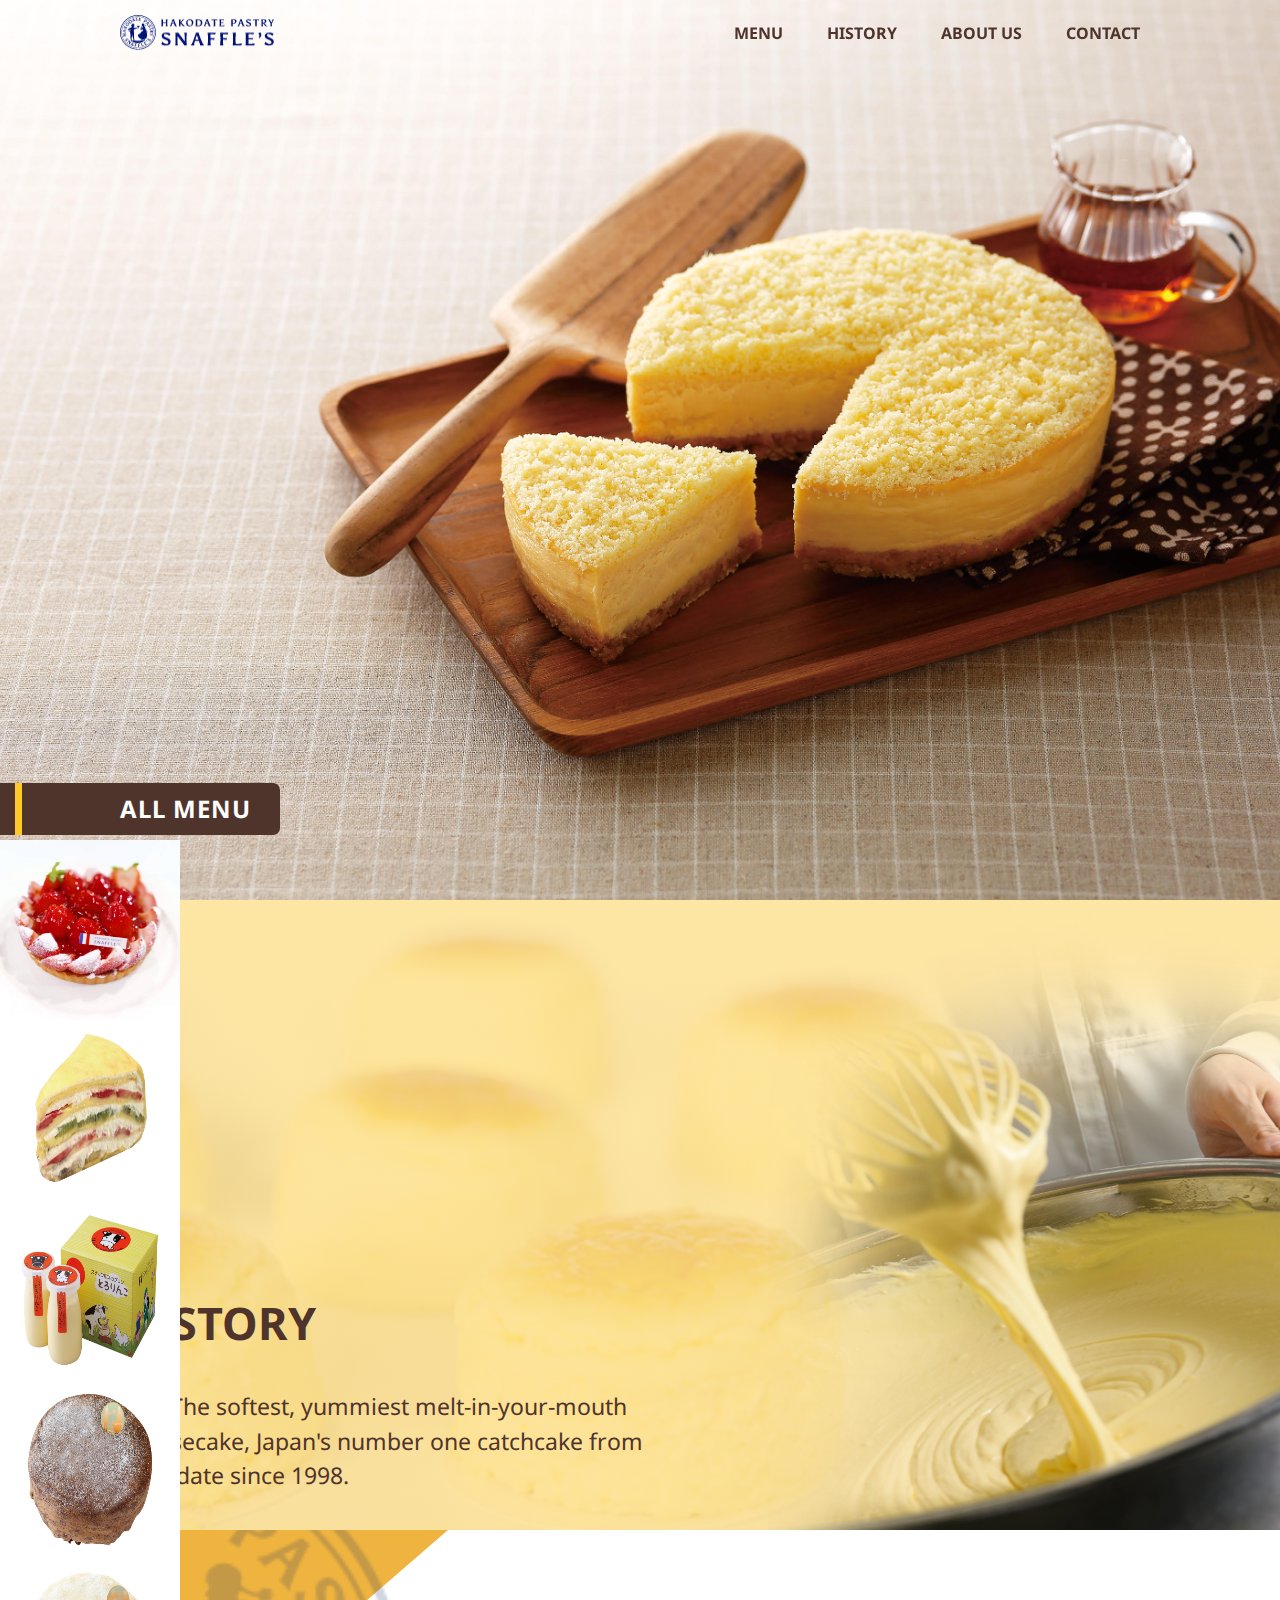
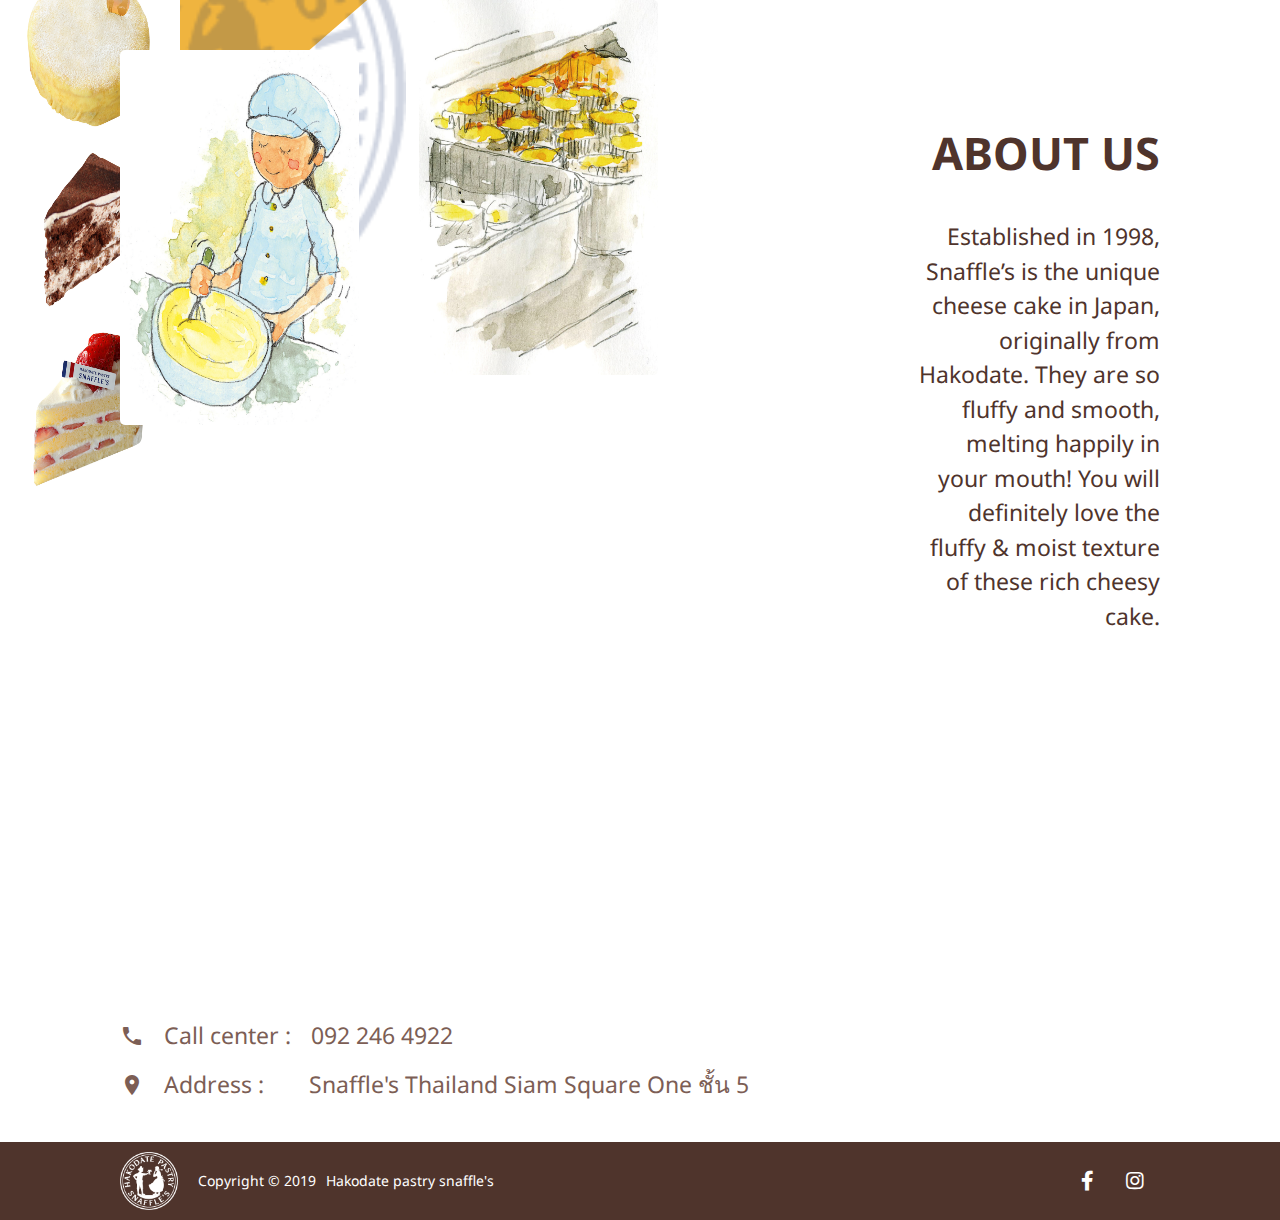
<file: index.html>
<!DOCTYPE html>
<html lang="en">
<head>
  <meta charset="UTF-8">
  <meta name="viewport" content="width=device-width, initial-scale=1.0">
  <meta http-equiv="X-UA-Compatible" content="ie=edge">
  <title>Sanffles</title>
  <link rel="stylesheet" href="assets/css/reset.css">
  <link rel="stylesheet" href="assets/css/main.css">
  <link rel="stylesheet" href="assets/css/responsive.css">
  <link rel="stylesheet" href="vendors/css/slick.css">
  <link rel="stylesheet" href="vendors/css/slick-theme.css">
  <link href="https://fonts.googleapis.com/icon?family=Material+Icons"rel="stylesheet">
  <link rel="stylesheet" href="https://cdnjs.cloudflare.com/ajax/libs/font-awesome/5.9.0/css/all.css">
</head>

<body>
  <header class="main-header">
    <nav id="navbar" class="main-nav">
      <div class="main-nav__logo">
        <a href="index.html">
          <img src="assets/images/logo/snaffle-logo.png" class="main-nav__logo-brand" alt="">
        </a>
      </div>

      <div id="hamburger" class="main-nav__hamburger" onclick="hamburger()">
        <span></span>
        <span></span>
        <span></span>
        <span></span>
        <span></span>
        <span></span>
      </div>

      <div class="main-nav__menu">
        <a href="">MENU</a>
        <a href="">HISTORY</a>
        <a href="">ABOUT US</a>
        <a href="">CONTACT</a>
      </div>
    </nav>

    <div class="main-cover">
      <div class="main-cover__all-menu">
        <p>ALL MENU </p>
      </div>
      <div class="main-cover__block"></div>
    </div>

    <div class="menu-over-view">
      <div class="menu-items">
        <div class="menu-items__item"><img src="assets/images/menu/menu_1.jpg" alt=""></div>
        <div class="menu-items__item"><img src="assets/images/menu/menu_2.jpg" alt=""></div>
        <div class="menu-items__item"><img src="assets/images/menu/menu_3.jpg" alt=""></div>
        <div class="menu-items__item"><img src="assets/images/menu/menu_4.jpg" alt=""></div>
        <div class="menu-items__item"><img src="assets/images/menu/menu_5.jpg" alt=""></div>
        <div class="menu-items__item"><img src="assets/images/menu/menu_6.jpg" alt=""></div>
        <div class="menu-items__item"><img src="assets/images/menu/menu_7.jpg" alt=""></div>
      </div>
    </div>
    
  </header>

  <section class="history">
    <div class="history-title">
      <h1>history</h1>
      <p>The softest, yummiest melt-in-your-mouth cheesecake, Japan's number one catchcake from Hakodate since 1998.</p>
    </div>
    <div class="history-img">
      <img src="assets/images/bg/AYY_06093.png" alt="">
    </div>
  </section>

  <section class="about ">
    <div class="about-bg">
      <span class="about-bg__color"></span>
      <span class="about-bg__logo"></span>
      <div class="about-img">
        <img src="assets/images/27.jpg" class="about-bg__img1" alt="">
        <img src="assets/images/29.jpg" class="about-bg__img2" alt="">
      </div>
    </div>
    <div class="about-title">
      <h1>about us</h1>
      <p>
        Established in 1998, Snaffle’s is the unique cheese cake in Japan, originally from Hakodate. They are so fluffy and smooth, 
        melting happily in your mouth! You will definitely love the fluffy & moist texture of these rich cheesy cake. 
      </p>
    </div>
  </section>
  
  <section class="contact">
    <div class="contact-map">
      <iframe src="https://www.google.com/maps/embed?pb=!1m18!1m12!1m3!1d3875.529288733854!2d100.53236991477912!3d13.746924190350592!2m3!1f0!2f0!3f0!3m2!1i1024!2i768!4f13.1!3m3!1m2!1s0x30e29ecde5f13af5%3A0x9557791854bebe1c!2sSnaffle&#39;s+Thailand+-+Paragon!5e0!3m2!1sth!2sth!4v1565691194126!5m2!1sth!2sth" width="600" height="450" frameborder="0" style="border:0" allowfullscreen></iframe>
    </div>
    <div class="contact-title">
      <div class="contact-title__phone">
        <i class="material-icons">local_phone</i>
        <div class="contact-title__phone__number">
          <p>Call center :</p>
          <p>092 246 4922</p>
        </div>
      </div>
      <div class="contact-title__location">
        <i class="material-icons">place</i>
        <div class="contact-title__location__add">
          <p>Address :</p>
          <p>Snaffle's Thailand Siam Square One ชั้น 5</p> 
        </div>
      </div>
    </div>
  </section>
  
  <footer class="footer">
    <div class="footer-logo">
      <img src="assets/images/logo/Logo-2.png" alt="">
      <div class="footer-logo__title">
        <p>Hakodate pastry snaffle's</p>
        <p>Copyright 	&copy; 2019</p>
      </div>
    </div>
    <div class="footer-social">
      <a href="http://"><i class="fab fa-facebook-f"></i></a> 
      <a href="http://"><i class="fab fa-instagram"></i></a>
    </div>
  </footer>
  
  <script
  src="https://code.jquery.com/jquery-3.4.1.js"
  integrity="sha256-WpOohJOqMqqyKL9FccASB9O0KwACQJpFTUBLTYOVvVU="
  crossorigin="anonymous"></script>
  <script src="vendors/js/slick.js"></script>
  <script src="assets/js/main.js"></script>
  <script>
    $('.menu-items').slick({
      centerMode: true,
      centerPadding: '120px',
      slidesToShow: 5,
      responsive: [
        {
          breakpoint: 992,
          settings: {
            arrows: false,
            centerMode: true,
            centerPadding: '5px',
            slidesToShow: 5
          }
        },
        {
          breakpoint: 768,
          settings: {
            arrows: false,
            centerMode: true,
            centerPadding: '40px',
            slidesToShow: 3
          }
        },
        {
          breakpoint: 480,
          settings: {
            arrows: false,
            centerMode: true,
            centerPadding: '80px',
            slidesToShow: 1
          }
        }
      ]
    });
  </script>
</body>
</html>
</file>
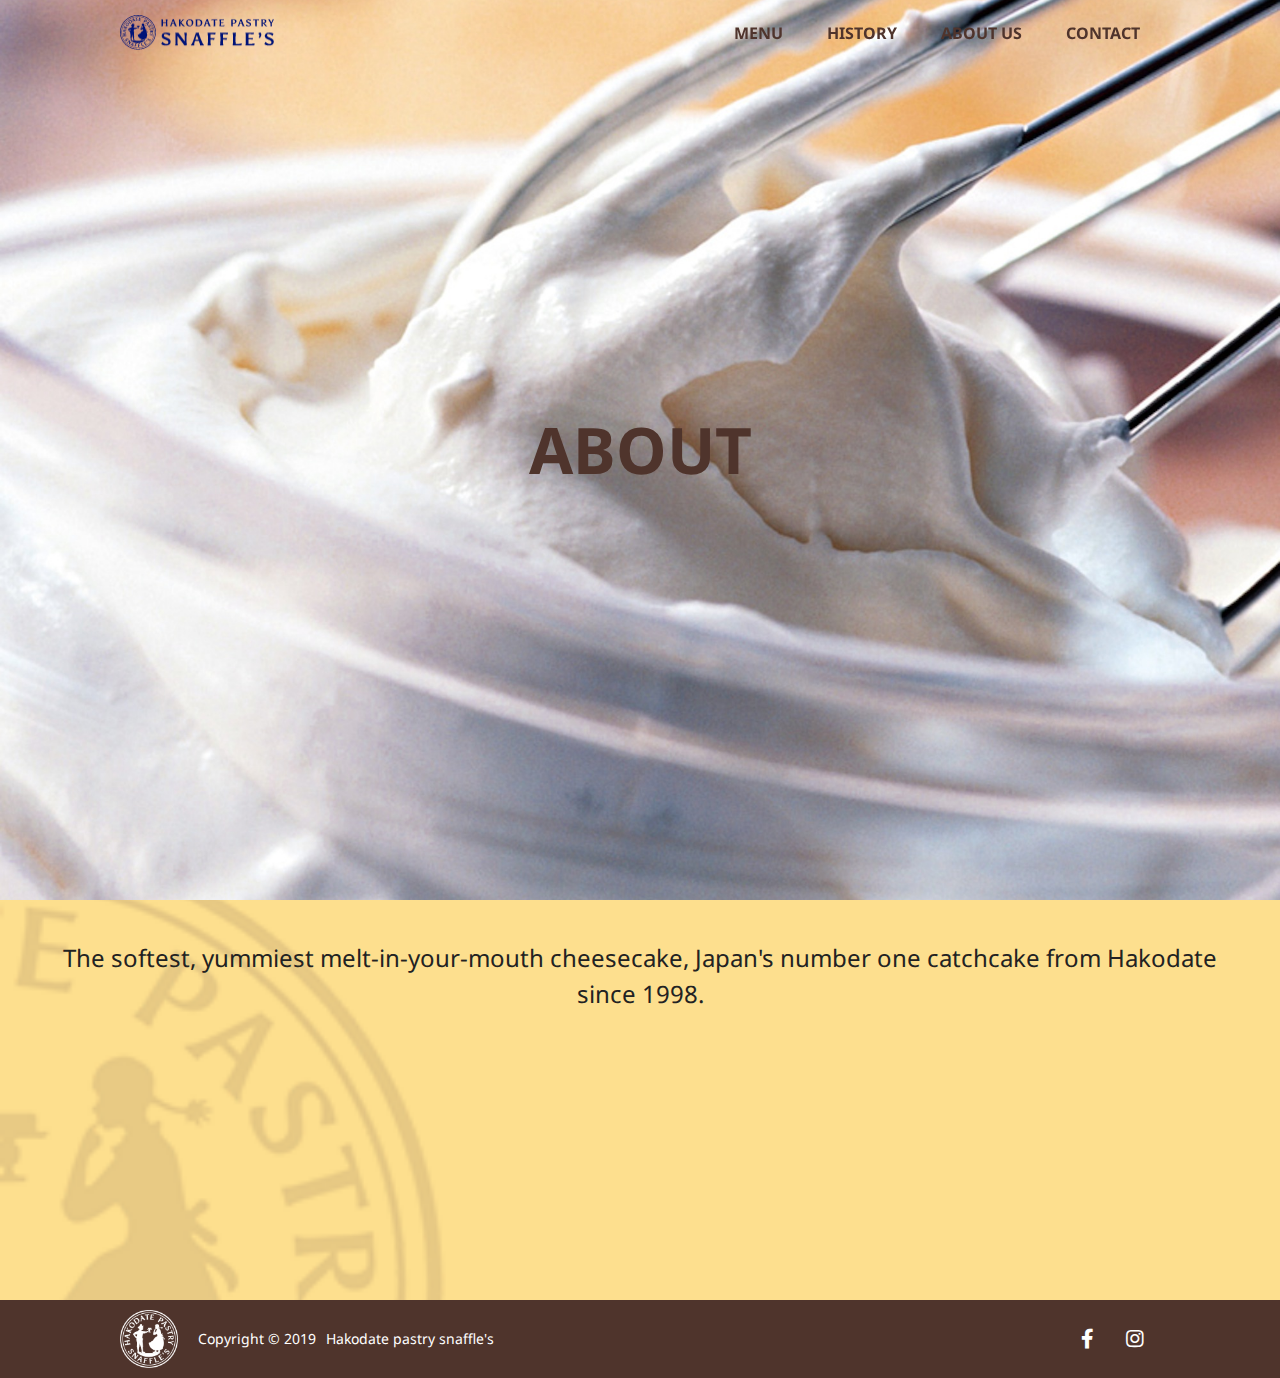
<file: about.html>
<!DOCTYPE html>
<html lang="en">
<head>
  <meta charset="UTF-8">
  <meta name="viewport" content="width=device-width, initial-scale=1.0">
  <meta http-equiv="X-UA-Compatible" content="ie=edge">
  <title>Sanffles</title>
  <link rel="stylesheet" href="assets/css/reset.css">
  <link rel="stylesheet" href="assets/css/main.css">
  <link rel="stylesheet" href="assets/css/responsive.css">
  <link rel="stylesheet" href="vendors/css/slick.css">
  <link rel="stylesheet" href="vendors/css/slick-theme.css">
  <link href="https://fonts.googleapis.com/icon?family=Material+Icons"rel="stylesheet">
  <link rel="stylesheet" href="https://cdnjs.cloudflare.com/ajax/libs/font-awesome/5.9.0/css/all.css">
</head>

<body>
  <header class="main-header">
    <nav id="navbar" class="main-nav">
      <div class="main-nav__logo">
        <a href="index.html">
          <img src="assets/images/logo/snaffle-logo.png" class="main-nav__logo-brand" alt="">
        </a>
      </div>

      <div id="hamburger" class="main-nav__hamburger" onclick="hamburger()">
        <span></span>
        <span></span>
        <span></span>
        <span></span>
        <span></span>
        <span></span>
      </div>

      <div class="main-nav__menu">
        <a href="">MENU</a>
        <a href="">HISTORY</a>
        <a href="">ABOUT US</a>
        <a href="">CONTACT</a>
      </div>
    </nav>

    <div class="about-cover">
      <h1>ABOUT</h1>
    </div>

  </header>

  <section class="main-about">
    <div class="main-about__content">
      <p>The softest, yummiest melt-in-your-mouth cheesecake, Japan's number one catchcake from Hakodate since 1998.</p>
    </div>
  </section>


  
  
  
  <footer class="footer">
    <div class="footer-logo">
      <img src="assets/images/logo/Logo-2.png" alt="">
      <div class="footer-logo__title">
        <p>Hakodate pastry snaffle's</p>
        <p>Copyright 	&copy; 2019</p>
      </div>
    </div>
    <div class="footer-social">
      <a href="http://"><i class="fab fa-facebook-f"></i></a> 
      <a href="http://"><i class="fab fa-instagram"></i></a>
    </div>
  </footer>
  
  <script
  src="https://code.jquery.com/jquery-3.4.1.js"
  integrity="sha256-WpOohJOqMqqyKL9FccASB9O0KwACQJpFTUBLTYOVvVU="
  crossorigin="anonymous"></script>
  <script src="vendors/js/slick.js"></script>
  <script src="assets/js/main.js"></script>
</body>
</html>
</file>
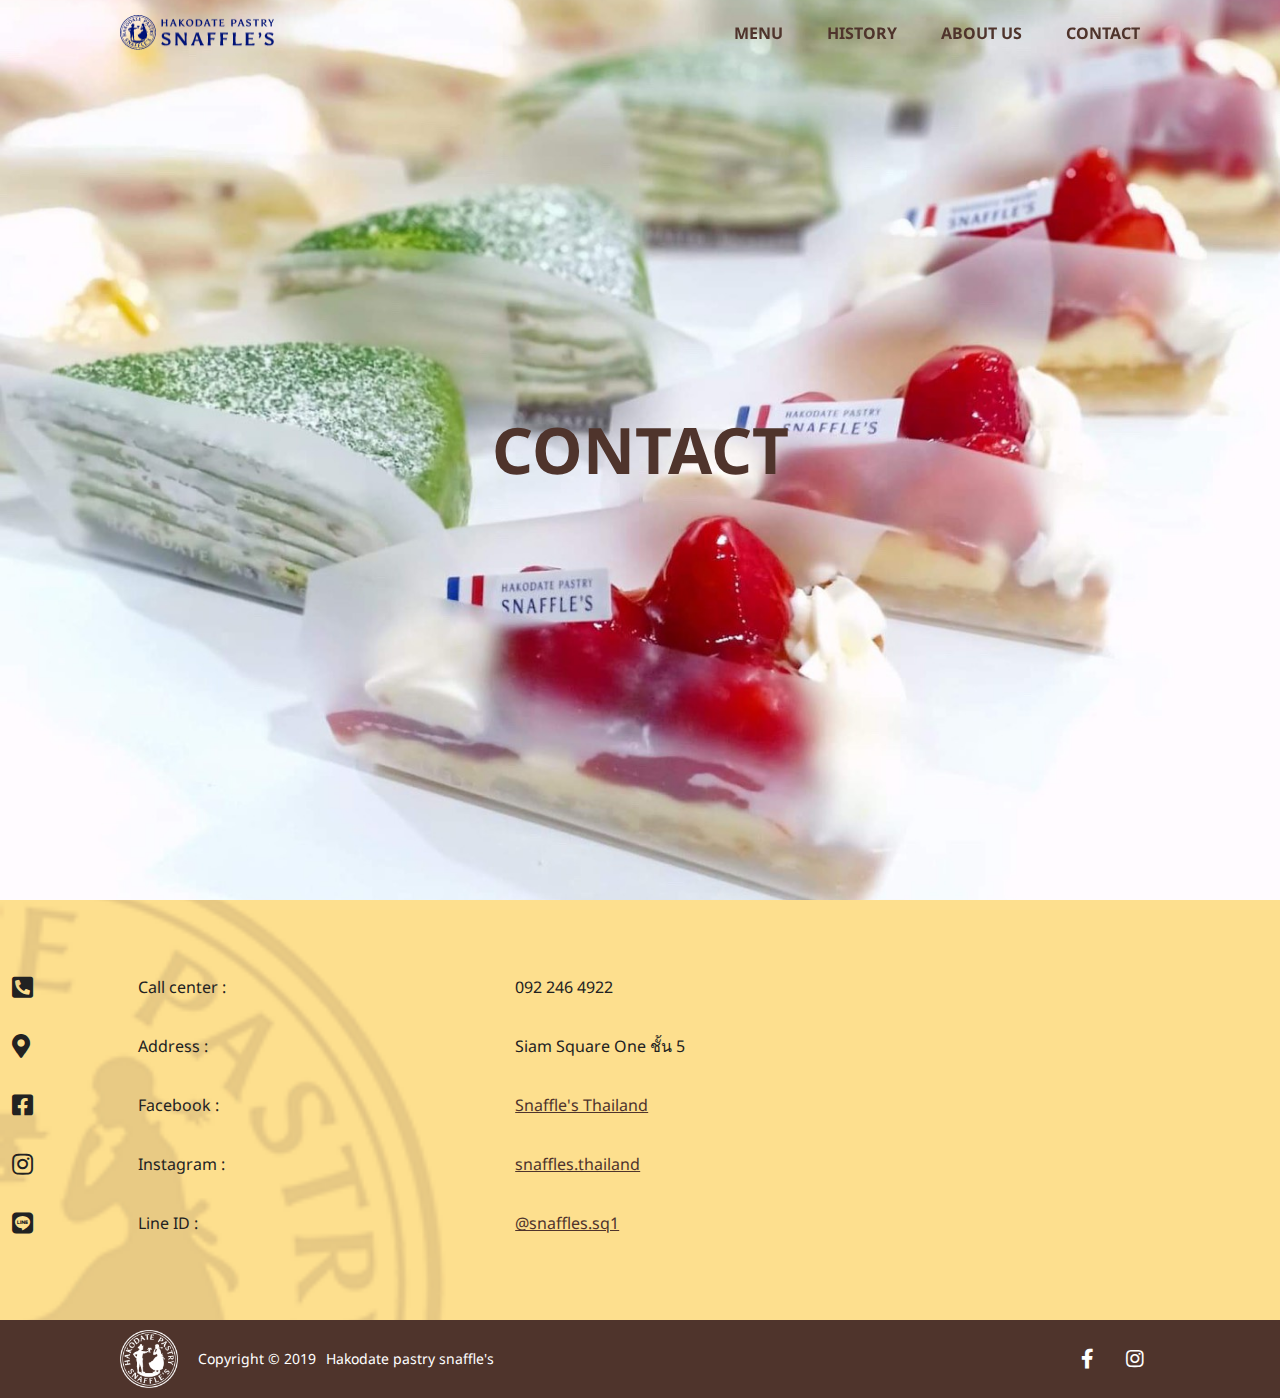
<file: contact.html>
<!DOCTYPE html>
<html lang="en">
<head>
  <meta charset="UTF-8">
  <meta name="viewport" content="width=device-width, initial-scale=1.0">
  <meta http-equiv="X-UA-Compatible" content="ie=edge">
  <title>Sanffles</title>
  <link rel="stylesheet" href="assets/css/reset.css">
  <link rel="stylesheet" href="assets/css/main.css">
  <link rel="stylesheet" href="assets/css/responsive.css">
  <link rel="stylesheet" href="vendors/css/slick.css">
  <link rel="stylesheet" href="vendors/css/slick-theme.css">
  <link href="https://fonts.googleapis.com/icon?family=Material+Icons"rel="stylesheet">
  <link rel="stylesheet" href="https://cdnjs.cloudflare.com/ajax/libs/font-awesome/5.9.0/css/all.css">
</head>

<body>
  <header class="main-header">
    <nav id="navbar" class="main-nav">
      <div class="main-nav__logo">
        <a href="index.html">
          <img src="assets/images/logo/snaffle-logo.png" class="main-nav__logo-brand" alt="">
        </a>
      </div>

      <div id="hamburger" class="main-nav__hamburger" onclick="hamburger()">
        <span></span>
        <span></span>
        <span></span>
        <span></span>
        <span></span>
        <span></span>
      </div>

      <div class="main-nav__menu">
        <a href="">MENU</a>
        <a href="">HISTORY</a>
        <a href="">ABOUT US</a>
        <a href="">CONTACT</a>
      </div>
    </nav>

    <div class="contact-cover">
      <h1>CONTACT</h1>
    </div>

  </header>

  <section class="main-contact">
    <div class="main-contact__content">
      <div class="main-contact__title">
        <div class="main-contact__title__content">
          <i class="fas fa-phone-square-alt"></i>
          <p>Call center :</p>
          <p>092 246 4922</p>
        </div>

        <div class="main-contact__title__content">
          <i class="fas fa-map-marker-alt"></i>
          <p>Address :</p>
          <p>Siam Square One ชั้น 5</p>
        </div>
             
        <div class="main-contact__title__content">
          <i class="fab fa-facebook-square"></i>
          <p>Facebook :</p>
          <p><a href="https://www.facebook.com/snaffles.thailand/">Snaffle's Thailand</a></p>
        </div>
      
        <div class="main-contact__title__content">
          <i class="fab fa-instagram"></i>
          <p>Instagram :</p>
          <p><a href="https://www.instagram.com/snaffles.thailand/?hl=th">snaffles.thailand</a></p>
        </div>

        <div class="main-contact__title__content">
          <i class="fab fa-line"></i>
          <p>Line ID :</p>
          <p><a href="http://line.me/ti/p/~@snaffles.sq1">@snaffles.sq1</a></p>
        </div>
       
      </div>

      
    </div>
  </section>


  
  
  
  <footer class="footer">
    <div class="footer-logo">
      <img src="assets/images/logo/Logo-2.png" alt="">
      <div class="footer-logo__title">
        <p>Hakodate pastry snaffle's</p>
        <p>Copyright 	&copy; 2019</p>
      </div>
    </div>
    <div class="footer-social">
      <a href="http://"><i class="fab fa-facebook-f"></i></a> 
      <a href="http://"><i class="fab fa-instagram"></i></a>
    </div>
  </footer>
  
  <script
  src="https://code.jquery.com/jquery-3.4.1.js"
  integrity="sha256-WpOohJOqMqqyKL9FccASB9O0KwACQJpFTUBLTYOVvVU="
  crossorigin="anonymous"></script>
  <script src="vendors/js/slick.js"></script>
  <script src="assets/js/main.js"></script>
</body>
</html>
</file>
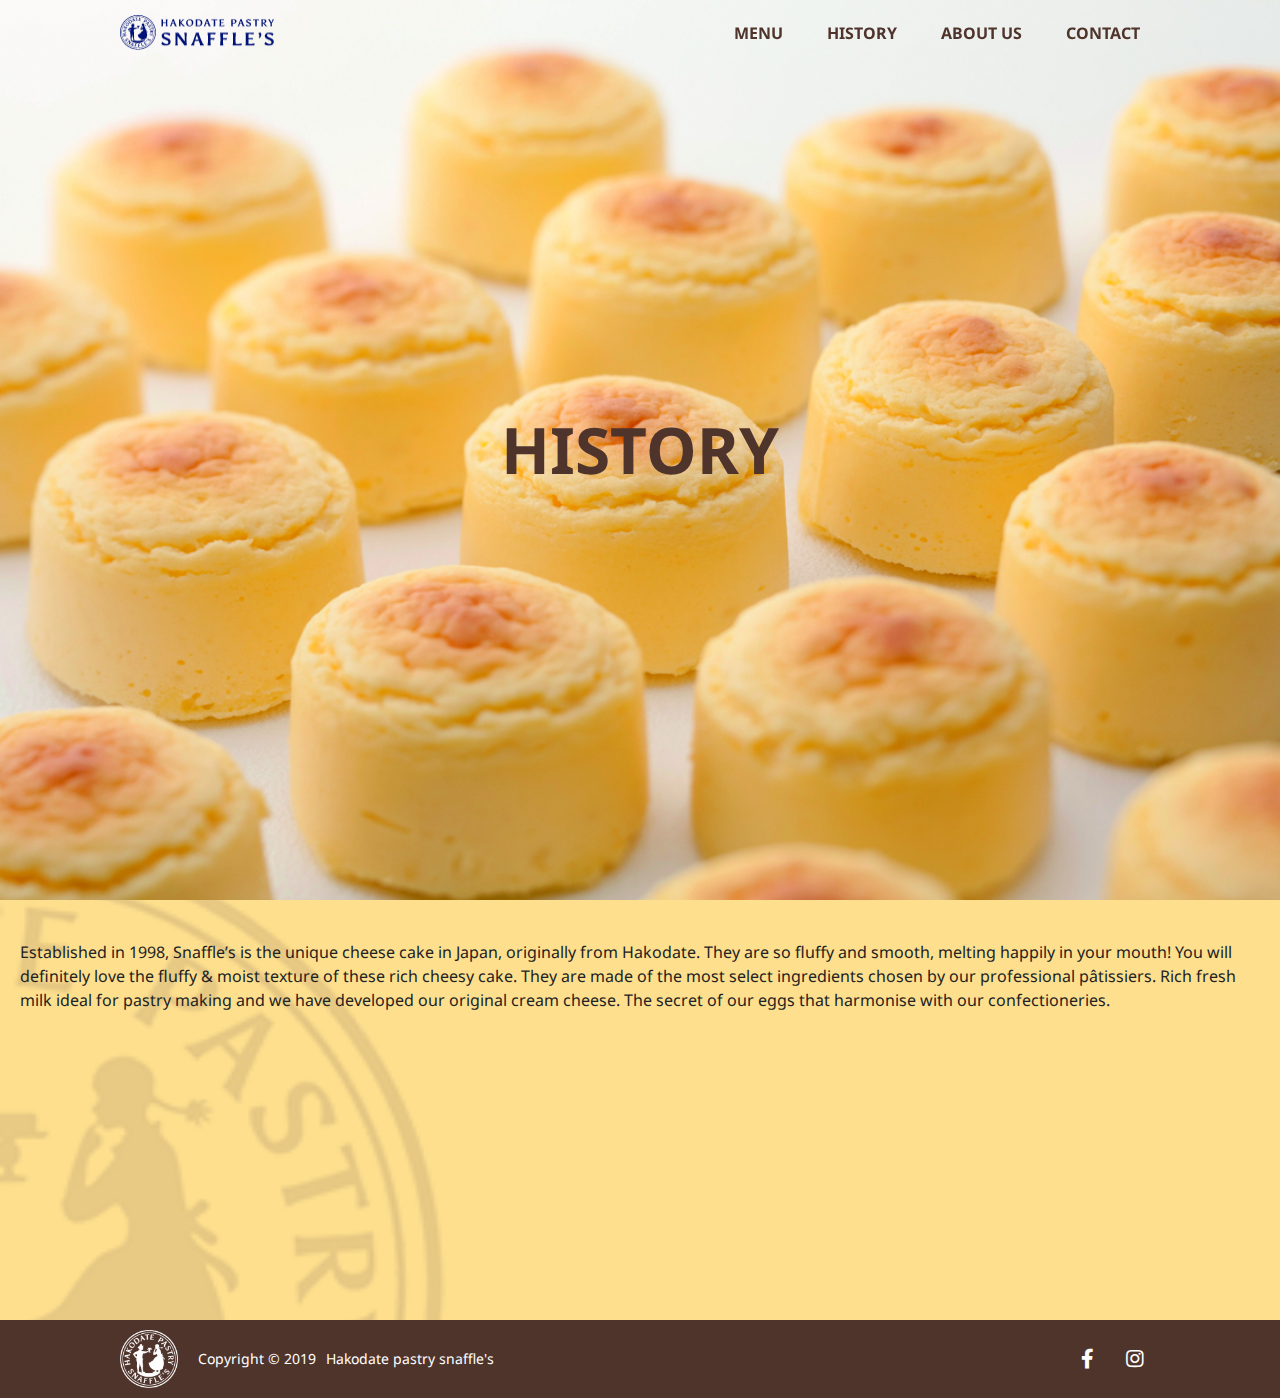
<file: history.html>
<!DOCTYPE html>
<html lang="en">
<head>
  <meta charset="UTF-8">
  <meta name="viewport" content="width=device-width, initial-scale=1.0">
  <meta http-equiv="X-UA-Compatible" content="ie=edge">
  <title>Sanffles</title>
  <link rel="stylesheet" href="assets/css/reset.css">
  <link rel="stylesheet" href="assets/css/main.css">
  <link rel="stylesheet" href="assets/css/responsive.css">
  <link rel="stylesheet" href="vendors/css/slick.css">
  <link rel="stylesheet" href="vendors/css/slick-theme.css">
  <link href="https://fonts.googleapis.com/icon?family=Material+Icons"rel="stylesheet">
  <link rel="stylesheet" href="https://cdnjs.cloudflare.com/ajax/libs/font-awesome/5.9.0/css/all.css">
</head>

<body>
  <header class="main-header">
    <nav id="navbar" class="main-nav">
      <div class="main-nav__logo">
        <a href="index.html">
          <img src="assets/images/logo/snaffle-logo.png" class="main-nav__logo-brand" alt="">
        </a>
      </div>

      <div id="hamburger" class="main-nav__hamburger" onclick="hamburger()">
        <span></span>
        <span></span>
        <span></span>
        <span></span>
        <span></span>
        <span></span>
      </div>

      <div class="main-nav__menu">
        <a href="">MENU</a>
        <a href="">HISTORY</a>
        <a href="">ABOUT US</a>
        <a href="">CONTACT</a>
      </div>
    </nav>

    <div class="history-cover">
      <h1>HISTORY</h1>
    </div>

  </header>

  <section class="main-history">
    <div class="main-history__content">
      <p>Established in 1998, Snaffle’s is the unique cheese cake in Japan, originally from Hakodate. 
        They are so fluffy and smooth, melting happily in your mouth! You will definitely love the fluffy & moist texture of these rich cheesy cake. 
        They are made of the most select ingredients chosen by our professional pâtissiers. 
        Rich fresh milk ideal for pastry making and we have developed our original cream cheese.
        The secret of our eggs that harmonise with our confectioneries. </p>
    </div>
  </section>

  <footer class="footer">
    <div class="footer-logo">
      <img src="assets/images/logo/Logo-2.png" alt="">
      <div class="footer-logo__title">
        <p>Hakodate pastry snaffle's</p>
        <p>Copyright 	&copy; 2019</p>
      </div>
    </div>
    <div class="footer-social">
      <a href="http://"><i class="fab fa-facebook-f"></i></a> 
      <a href="http://"><i class="fab fa-instagram"></i></a>
    </div>
  </footer>
  
  <script
  src="https://code.jquery.com/jquery-3.4.1.js"
  integrity="sha256-WpOohJOqMqqyKL9FccASB9O0KwACQJpFTUBLTYOVvVU="
  crossorigin="anonymous"></script>
  <script src="vendors/js/slick.js"></script>
  <script src="assets/js/main.js"></script>
</body>
</html>
</file>
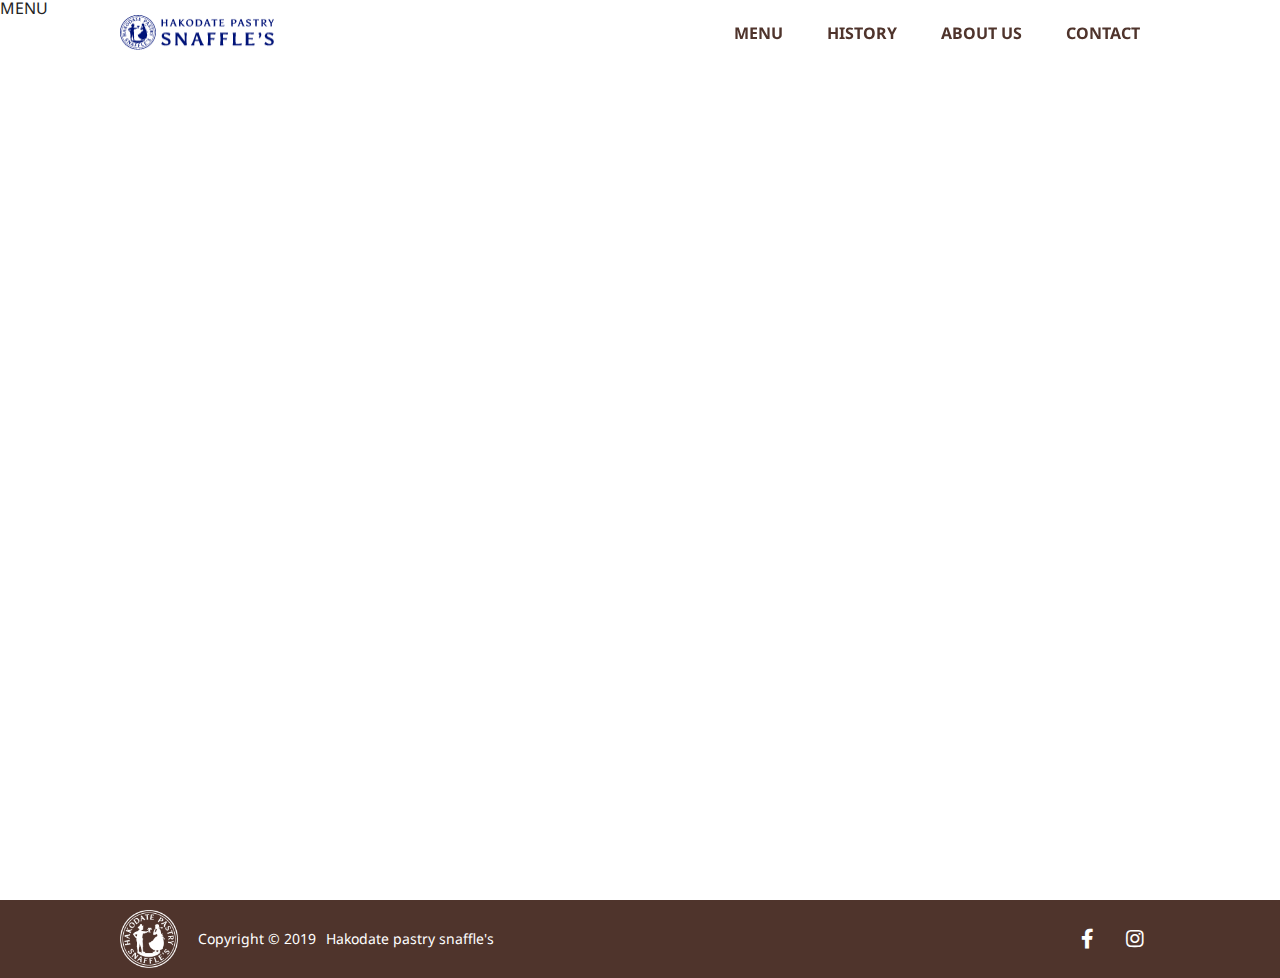
<file: menu.html>
<!DOCTYPE html>
<html lang="en">
<head>
  <meta charset="UTF-8">
  <meta name="viewport" content="width=device-width, initial-scale=1.0">
  <meta http-equiv="X-UA-Compatible" content="ie=edge">
  <title>Sanffles</title>
  <link rel="stylesheet" href="assets/css/reset.css">
  <link rel="stylesheet" href="assets/css/main.css">
  <link rel="stylesheet" href="assets/css/responsive.css">
  <link rel="stylesheet" href="vendors/css/slick.css">
  <link rel="stylesheet" href="vendors/css/slick-theme.css">
  <link href="https://fonts.googleapis.com/icon?family=Material+Icons"rel="stylesheet">
  <link rel="stylesheet" href="https://cdnjs.cloudflare.com/ajax/libs/font-awesome/5.9.0/css/all.css">
</head>

<body>
  <header class="main-header">
    <nav id="navbar" class="main-nav">
      <div class="main-nav__logo">
        <a href="index.html">
          <img src="assets/images/logo/snaffle-logo.png" class="main-nav__logo-brand" alt="">
        </a>
      </div>

      <div id="hamburger" class="main-nav__hamburger" onclick="hamburger()">
        <span></span>
        <span></span>
        <span></span>
        <span></span>
        <span></span>
        <span></span>
      </div>

      <div class="main-nav__menu">
        <a href="">MENU</a>
        <a href="">HISTORY</a>
        <a href="">ABOUT US</a>
        <a href="">CONTACT</a>
      </div>
    </nav>

    <div class="menu-cover">
      <h1>MENU</h1>
    </div>

  </header>

  <section class="main-menu">
    <div class="main-menu__content">
 
    </div>
  </section>
  
  <footer class="footer">
    <div class="footer-logo">
      <img src="assets/images/logo/Logo-2.png" alt="">
      <div class="footer-logo__title">
        <p>Hakodate pastry snaffle's</p>
        <p>Copyright 	&copy; 2019</p>
      </div>
    </div>
    <div class="footer-social">
      <a href="http://"><i class="fab fa-facebook-f"></i></a> 
      <a href="http://"><i class="fab fa-instagram"></i></a>
    </div>
  </footer>
  
  <script
  src="https://code.jquery.com/jquery-3.4.1.js"
  integrity="sha256-WpOohJOqMqqyKL9FccASB9O0KwACQJpFTUBLTYOVvVU="
  crossorigin="anonymous"></script>
  <script src="vendors/js/slick.js"></script>
  <script src="assets/js/main.js"></script>
</body>
</html>
</file>
<file: assets/css/main.css>
@import url('https://fonts.googleapis.com/css?family=Noto+Sans&display=swap');
*{
  box-sizing: border-box;
}
body{
  font-family: 'Noto Sans', sans-serif;
  overflow-x: hidden;
}

/* Header */
.main-header{
  width: 100%;
  height: 100vh;
}
.main-nav{
  display: flex;
  justify-content: space-between;
  padding: 20px;
  position: fixed;
  z-index: 999;
  width: 100%;
  align-items: center;
}
.main-nav__logo{}
.main-nav__logo-brand{
  width: 110px;
}
.main-nav__menu{
  display: none;
}
.main-nav__menu a{
  text-decoration: none;
  color: #4F342C;
}
.main-nav__hamburger{
  width: 26px;
  height: 20px;
  position: relative;
  align-self: center;
  -webkit-transform: rotate(0deg);
  -moz-transform: rotate(0deg);
  -o-transform: rotate(0deg);
  transform: rotate(0deg);
  -webkit-transition: .5s ease-in-out;
  -moz-transition: .5s ease-in-out;
  -o-transition: .5s ease-in-out;
  transition: .5s ease-in-out;
  cursor: pointer;
}
.main-nav__hamburger span{
  display: block;
  position: absolute;
  height: 2.5px;
  width: 50%;
  background: #4F342C;
  opacity: 1;
  -webkit-transform: rotate(0deg);
  -moz-transform: rotate(0deg);
  -o-transform: rotate(0deg);
  transform: rotate(0deg);
  -webkit-transition: .25s ease-in-out;
  -moz-transition: .25s ease-in-out;
  -o-transition: .25s ease-in-out;
  transition: .25s ease-in-out;
}
.main-nav__hamburger span:nth-child(even) {
  left: 50%;
  border-radius: 0 15px 15px 0;
}
.main-nav__hamburger span:nth-child(odd) {
  left:0px;
  border-radius: 15px 0 0 15px;
}
.main-nav__hamburger span:nth-child(1), .main-nav__hamburger span:nth-child(2) {
  top: 0px;
}
.main-nav__hamburger span:nth-child(3), .main-nav__hamburger span:nth-child(4) {
  top: 50%;
  transform: translateY(-50%);
}
.main-nav__hamburger span:nth-child(5), .main-nav__hamburger span:nth-child(6) {
  bottom: 0;
}
.main-nav__hamburger.open span:nth-child(1),.main-nav__hamburger.open span:nth-child(6) {
  -webkit-transform: rotate(45deg);
  -moz-transform: rotate(45deg);
  -o-transform: rotate(45deg);
  transform: rotate(45deg);
}
.main-nav__hamburger.open span:nth-child(2),.main-nav__hamburger.open span:nth-child(5) {
  -webkit-transform: rotate(-45deg);
  -moz-transform: rotate(-45deg);
  -o-transform: rotate(-45deg);
  transform: rotate(-45deg);
}
.main-nav__hamburger.open span:nth-child(1) {
  top: 7px;
}
.main-nav__hamburger.open span:nth-child(2) {
  left: calc(50% - 5px);
  top: 7px;
}
.main-nav__hamburger.open span:nth-child(3) {
  left: -50%;
  opacity: 0;
}
.main-nav__hamburger.open span:nth-child(4) {
  left: 100%;
  opacity: 0;
}
.main-nav__hamburger.open span:nth-child(5) {
  top: 15px;
}
.main-nav__hamburger.open span:nth-child(6) {
  left: calc(50% - 5px);
  top: 15px;
}
.main-cover{
  background-image: url('../images/bg/B3.jpg');
  background-size: cover;
  background-position: 60% 50%;
  width: 100%;
  height: 100%;
}
.main-cover__all-menu{
  position: absolute;
  bottom: 65px;
  background-color: #4F342C;
  padding: 14px 29px 14px 60px;
  border-radius: 0 7px 7px 0;
} 
.main-cover__all-menu p{
  color: white;
  font-size: 17px;
  font-weight: bold;
  letter-spacing: 1px;
  display: inline-block;
}
.main-cover__block{
  position: absolute;
  left: 15px;
  bottom: 65px;
  height: 45.6px;
  width: 7px;
  background-color: #FFCA28;
}
/* End Header */

/* Menu */
.menu-over-view{
  position: relative;
  top: -60px;
}
.menu-items__item img{
  width: 124.94px;
  height: 124.94px;
}
.slick-slide{
  opacity: .6;
  text-align: center;
  margin: 15.61px 0;
}
.slick-center{
  opacity: 1;
  margin: 0 0;
}
.slick-slide img{
  display: unset !important;
  border-radius: 7px;
}
.slick-center .menu-items__item img{
  width: 156.17px;
  height: 156.17px;
} 
/* End Menu */

/* history */
.history{
  background:linear-gradient(rgba(253,223,142,0.8)100%,transparent),url(../images/bg/B4.jpg) no-repeat center center / cover ;
  display: flex;
}
.history-title{
  padding: 150px 0 48px 0;
}
.history-title h1,
.history-title p{
  color: #4F342C;
  text-align: center;
}
.history-title h1{
  font-size: 40px;
  text-transform: uppercase;
  font-weight: bold;
}
.history-title p{
  font-size: 16px;
  margin-top: 24px;
  padding: 0 16px;
  line-height: 1.5;
}
.history-img{
  display: none;
}
.history-img img{
  width: 100%;
}
/* End history */

/* about */
.about{
  flex-direction: column;
  display: flex;
  position: relative;
  overflow: hidden;
}
.about-bg{
  position: relative;
}
.about-bg__color{
  position: absolute;
  top: 0;
  left: 0;
  width: 0;
  height: 0;
  border-style: solid;
  border-width: 230px 100vw 0 0;
  border-color: #EFB43F transparent transparent transparent;
  z-index: -1;
}
.about-bg__logo{
  position: absolute;
  top: -45px;
  left: -60px;
  background: url(../images/logo/Logo-1.png) no-repeat;
  background-size: 320px ;
  width: 320px;
  height: 320px;
  opacity: 0.2;
  z-index: -1;
}
.about-img{
  display: flex;
  justify-content: space-around;
  margin: 65px 0 0 15px;
}
.about-img img{
  z-index: 99;
  border-radius: 5px;
  width: 156px;
  height: 245px;
}
.about-bg__img1{
  margin-top: 50px; 
}
.about-bg__img2{}

.about-title{
  text-align: center;
  padding: 50px 0 48px 0;
}
.about-title h1{
  font-size: 40px;
  color: #4F342C;
  text-transform: uppercase;
  font-weight: bold;
}
.about-title p{
  color: #4F342C;
  font-size: 16px;
  margin-top: 24px;
  padding: 0 16px;
  line-height: 1.5;
}
/* End about */

/* contact */
.contact{
  width: 100%;
  margin-bottom: 16px;
}
.contact-map{
  width: 100%;
  text-align: center;
}
.contact-map iframe{
  margin: 10px auto;
  width: 90%;
  height: 150px;
  border-radius:10px;
}
.contact-title{
  padding: 0 12px;
  margin-top: 16px;
}
.contact-title__phone,
.contact-title__location{
  display: flex;
}
.contact-title__phone i,
.contact-title__location i{
  color: #7C5E55;
}
.contact-title__location{
  margin-top: 16px;
}
.contact-title__phone__number,
.contact-title__location__add{
  margin-left: 20px;
}
.contact-title__phone__number p,
.contact-title__location__add p{
  color: #7C5E55;
  margin-bottom: 10px;
  font-size: 18px;
}
.contact-title__phone__number p:last-child,
.contact-title__location__add p:last-child{
  font-size: 14px;
}
/* End contact */

/* footer */

.footer{
  background-color: #4F342C;
  padding:10px 16px;
  display: flex;
  justify-content:space-between;
}
.footer-logo{
  display: flex;
}
.footer-logo img{
  width: 36.15px;
  height: 36.15px;
}
.footer-logo__title{
  margin-left: 10px; 
  align-self: center;
}
.footer-logo__title p {
  color: white;
  font-size: 10px;
  margin: 5px 0;
}
.footer-social{
  display: flex;
  align-self: center;
}
.footer-social i {
  color: white;
  margin: 0 16px;
  font-size: 20px;
}
/* End footer */



/* ABOUT.HTML */
.about-cover{
  background-image: url('../images/bg/24.jpg');
  background-size: cover;
  background-position: 60% 50%;
  width: 100%;
  height: 100%;
}
.about-cover h1{
  position: absolute;
  top: 50%;
  left: 50%;
  transform: translate(-50%,-50%);
  font-size: 64px;
  color: #4F342C;
  font-weight: bold;
}
.main-about{
  position: relative;
  height: 400px;
}
.main-about__content{
  position: absolute;
  background-image: url('../images/bg/bg5.png');
  background-repeat:no-repeat;
  background-size: cover;
  height: 115%;
  top: -60px;
  z-index: -1;
}
.main-about__content p{
  padding:100px 40px;
  line-height: 1.5;
  text-align: center;
  font-size: 24px;
}


/* HISTORY.HTML */
.history-cover{
  background-image: url('../images/bg/Omelet\ Image\ 2.jpg');
  background-size: cover;
  background-position: 60% 50%;
  width: 100%;
  height: 100%;
}
.history-cover h1{
  position: absolute;
  top: 50%;
  left: 50%;
  transform: translate(-50%,-50%);
  font-size: 64px;
  color: #4F342C;
  font-weight: bold;
}
.main-history{
  position: relative;
  height: 420px;
}
.main-history__content{
  position: absolute;
  background-image: url('../images/bg/bg5.png');
  background-repeat:no-repeat;
  background-size: cover;
  height: 115%;
  top: -60px;
  z-index: -1;

}
.main-history__content p{
  padding:100px 20px;
  line-height: 1.5;
  font-size: 16px;
}

/* CONTACT.HTML */
.contact-cover{
  background-image: url('../images/bg/IMG_5933.JPG');
  background-size: cover;
  background-position: 60% 50%;
  width: 100%;
  height: 100%;
}
.contact-cover h1{
  position: absolute;
  top: 50%;
  left: 50%;
  transform: translate(-50%,-50%);
  font-size: 64px;
  color: #4F342C;
  font-weight: bold;
}
.main-contact{
  position: relative;
  height: 420px;
  width: 100%;
  overflow: hidden;
}
.main-contact__content{
  position: absolute;
  background-image: url('../images/bg/bg5.png');
  background-repeat:no-repeat;
  background-size: cover;
  height: 115%;
  top: -60px;
  width: 100%;

}
.main-contact__title{
  padding:100px 10px;
}
.main-contact__title__content{
  display: flex;
  margin-top: 35px;
}
.main-contact__title__content i{
  width: 10%;
  align-self: center;
  font-size: 24px;
  margin-left: 2px;
}
.main-contact__title__content p{
  line-height: 1.5;
  font-size: 16px;
  width: 30%;
  align-items: center;
}
.main-contact__title__content p a{
  color: #4F342C;
}
.main-contact__title__content p:last-child{
  width: 60%;
}
</file>
<file: assets/css/responsive.css>
@media (min-width: 768px) {   
  .main-nav{
    height: 39px;
    padding: 0 80px;
  }
  .main-nav__logo-brand{
    width: 92.4px;
    height: 21.36px;
  }
  .main-nav__hamburger{
    display: none;
  }
  .main-nav__menu{
    display: block;
  }
  .main-nav__menu a{
    font-size: 16px;
    padding: 0 5px;
  }
  .main-cover__all-menu{
    padding: 14px 29px 14px 80px;
  }

  .history{
    height: 378px;
  }
  .history-title{
    padding-top: 170px;
    width: 60%;
  }
  .history-img{
    display: block;
    width: 40%;
  }
  .history-img img{
    height: 100%;
  }
  .history-title{
    padding-left: 80px;
    padding-right:60px;
  }
  .history-title h1,
  .history-title p{
    text-align: left;
  }
  .history-title h1{
    font-size: 28px;
  }
  .history-title p{
    margin-top: 44px;
    padding: 0;
    text-indent: 50px;
    font-size: 12px;
  }
  
  .about{
    flex-direction: row;
  }
  .about-bg__color{
    border-width:191px 40vw 0 0;
  }
  .about-bg__logo{
    background-size: 273px ;
    width: 273px;
    height: 273px;
  }
  .about-img{
    margin:45px 0 0 80px;
  }
  .about-img img{
    width: 118px;
    height: 185px;
  }
  .about-title{
    text-align:right;
    padding: 75px 80px 48px 60px;
  }
  .about-title h1{
    font-size: 28px;
  }
  .about-title p{
    font-size:12px;
    padding:20px 0 0 60px ;
  }

  .contact-map{
    padding: 0 80px;
  }
  .contact-map iframe{
    width: 100%;
    height: 172px;
  }
  .contact-title{
    padding: 0 80px;
  }
  .contact-title__phone__number,
  .contact-title__location__add{
    display: flex;
  }
  .contact-title__phone__number p:last-child,
  .contact-title__location__add p:last-child{
    font-size: 18px;
    margin-left: 20px;
  }

  .footer{
    padding: 10px 80px;
  }
  .footer-logo__title{
    display: flex;
    flex-direction: row-reverse;
  }
  .footer-logo__title p {
    margin-left: 10px;
  }
 }

@media (min-width: 1200px) { 
  .main-nav{
    height: 65px;
    padding: 0 120px;
  }
  .main-nav__logo-brand{
    width: 154px;
    height: 35px;
  }
  .main-nav__menu a{
    font-size: 16px;
    padding: 0 20px;
    font-weight: bold;
  }
  .main-cover__all-menu{
    padding: 14px 29px 14px 120px;
  }
  .main-cover__all-menu p{
    font-size: 24px;
  }
  .main-cover__block{
    height: 52px;
  }

  .menu-items__item img{
    width: 180px;
    height: 180px;
  }
  .slick-center .menu-items__item img{
    width: 225px;
    height: 225px;
  }

  .history{
    height: 630px;
  }
  .history-title{
    padding-left: 120px;
    padding-top: 400px;
  }
  .history-title h1{
    font-size: 45px;
  }
  .history-title p{
    font-size: 23px;
  }

  .about-bg__color{
    border-width:388px 35vw 0 0;
  }
  .about-bg__logo{
    background-size: 506px ;
    width: 506px;
    height: 506px;
    top:-90px;
    left:-100px;
  }
  .about-img{
    margin:70px 0 0 120px;
  }
  .about-img img{
    width: 239px;
    height: 375px;
  }
  .about-bg__img2{
    margin-left: 60px;
  }
  .about-title{
    padding:200px 120px 48px 60px;
  }
  .about-title h1{
    font-size: 45px;
  }
  .about-title p{
    font-size:23px;
    padding:20px 0 0 200px;
  }

  .contact-map{
    padding: 0 120px;
  }
  .contact-map iframe{
    width: 100%;
    height: 285px;
  }
  .contact-title{
    padding: 20px 120px;
  }
  .contact-title__phone__number p,
  .contact-title__location__add p{
    font-size: 23px;
  }
  .contact-title__phone__number p:last-child,
  .contact-title__location__add p:last-child{
    font-size: 23px;
  }
  .contact-title__location__add p:last-child{
    margin-left: 45px;
  }

  .footer{
    padding: 10px 120px;
  }
  .footer-logo img{
    width: 58px;
    height: 58px;
  }
  .footer-logo__title p{
    font-size: 14px;
  }
}
</file>
